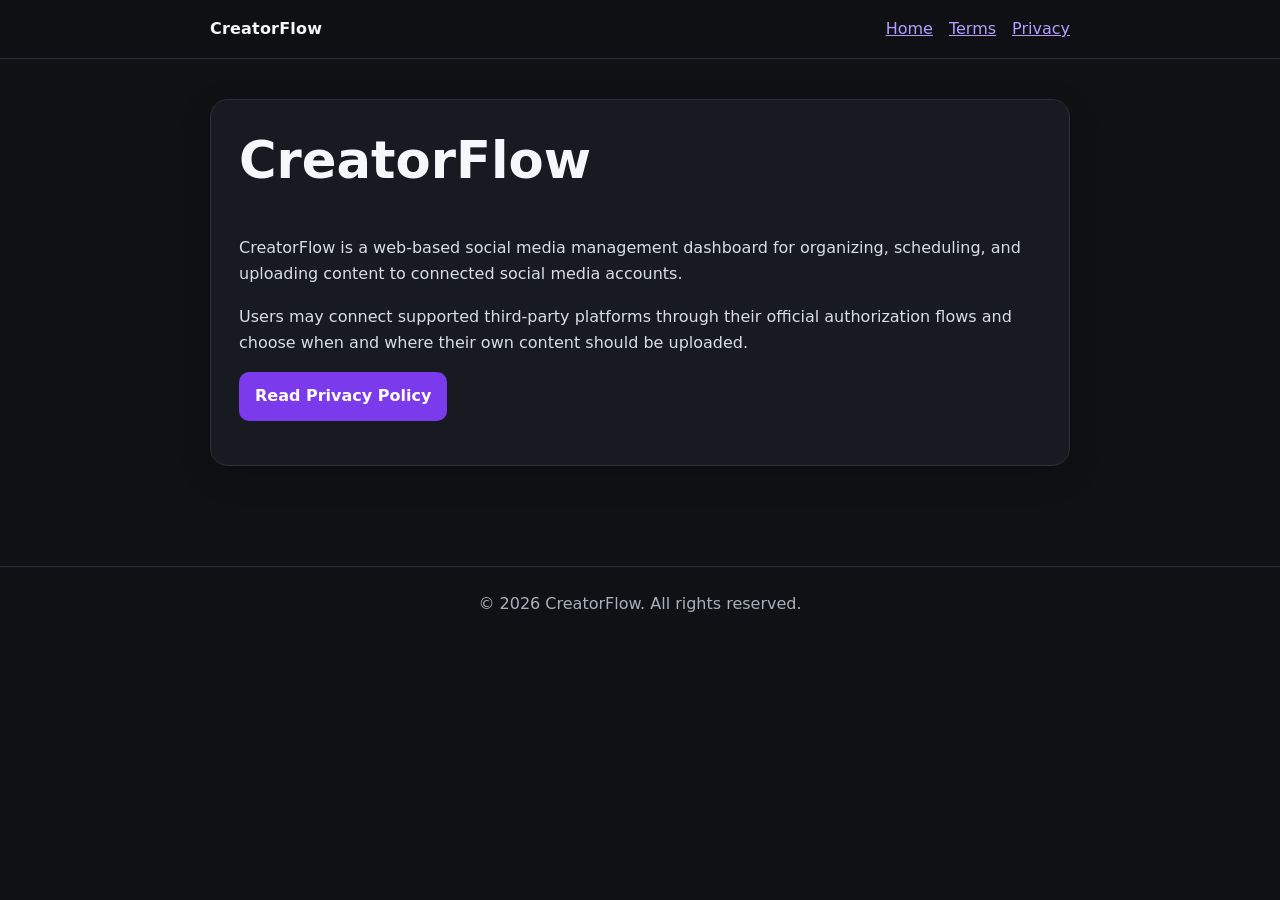
<file: index.html>
<!doctype html>
<html lang="en">
<head>
  <meta charset="utf-8">
  <meta name="viewport" content="width=device-width,initial-scale=1">
  <title>CreatorFlow</title>
  <meta name="description" content="CreatorFlow helps manage, schedule, and upload social media content from one dashboard.">
  <link rel="stylesheet" href="styles.css">
</head>
<body>
<header>
  <nav>
    <div class="brand">CreatorFlow</div>
    <div class="links">
      <a href="index.html">Home</a>
      <a href="terms.html">Terms</a>
      <a href="privacy.html">Privacy</a>
    </div>
  </nav>
</header>
<main>
  <section class="card">
    <h1>CreatorFlow</h1>
    <p>CreatorFlow is a web-based social media management dashboard for organizing, scheduling, and uploading content to connected social media accounts.</p>
    <p>Users may connect supported third-party platforms through their official authorization flows and choose when and where their own content should be uploaded.</p>
    <p><a class="button" href="privacy.html">Read Privacy Policy</a></p>
  </section>
</main>
<footer>© 2026 CreatorFlow. All rights reserved.</footer>
</body>
</html>
</file>
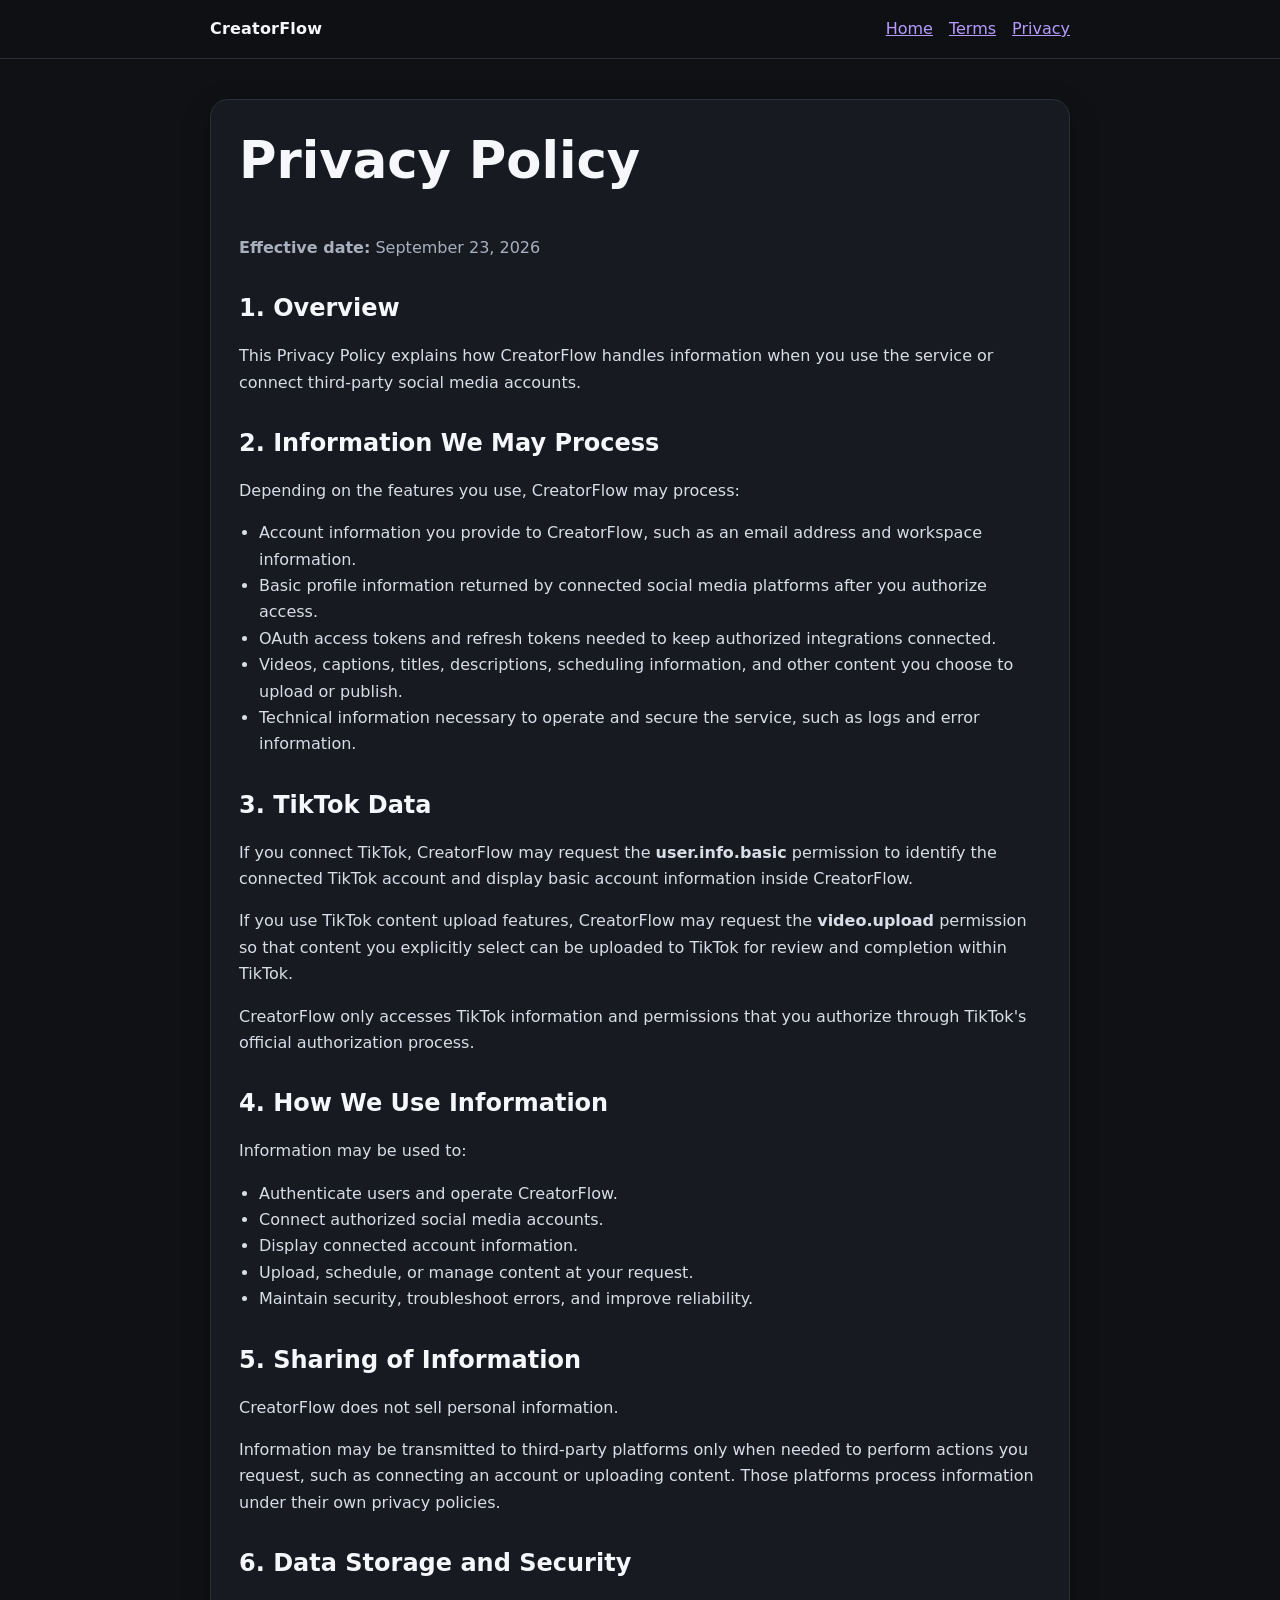
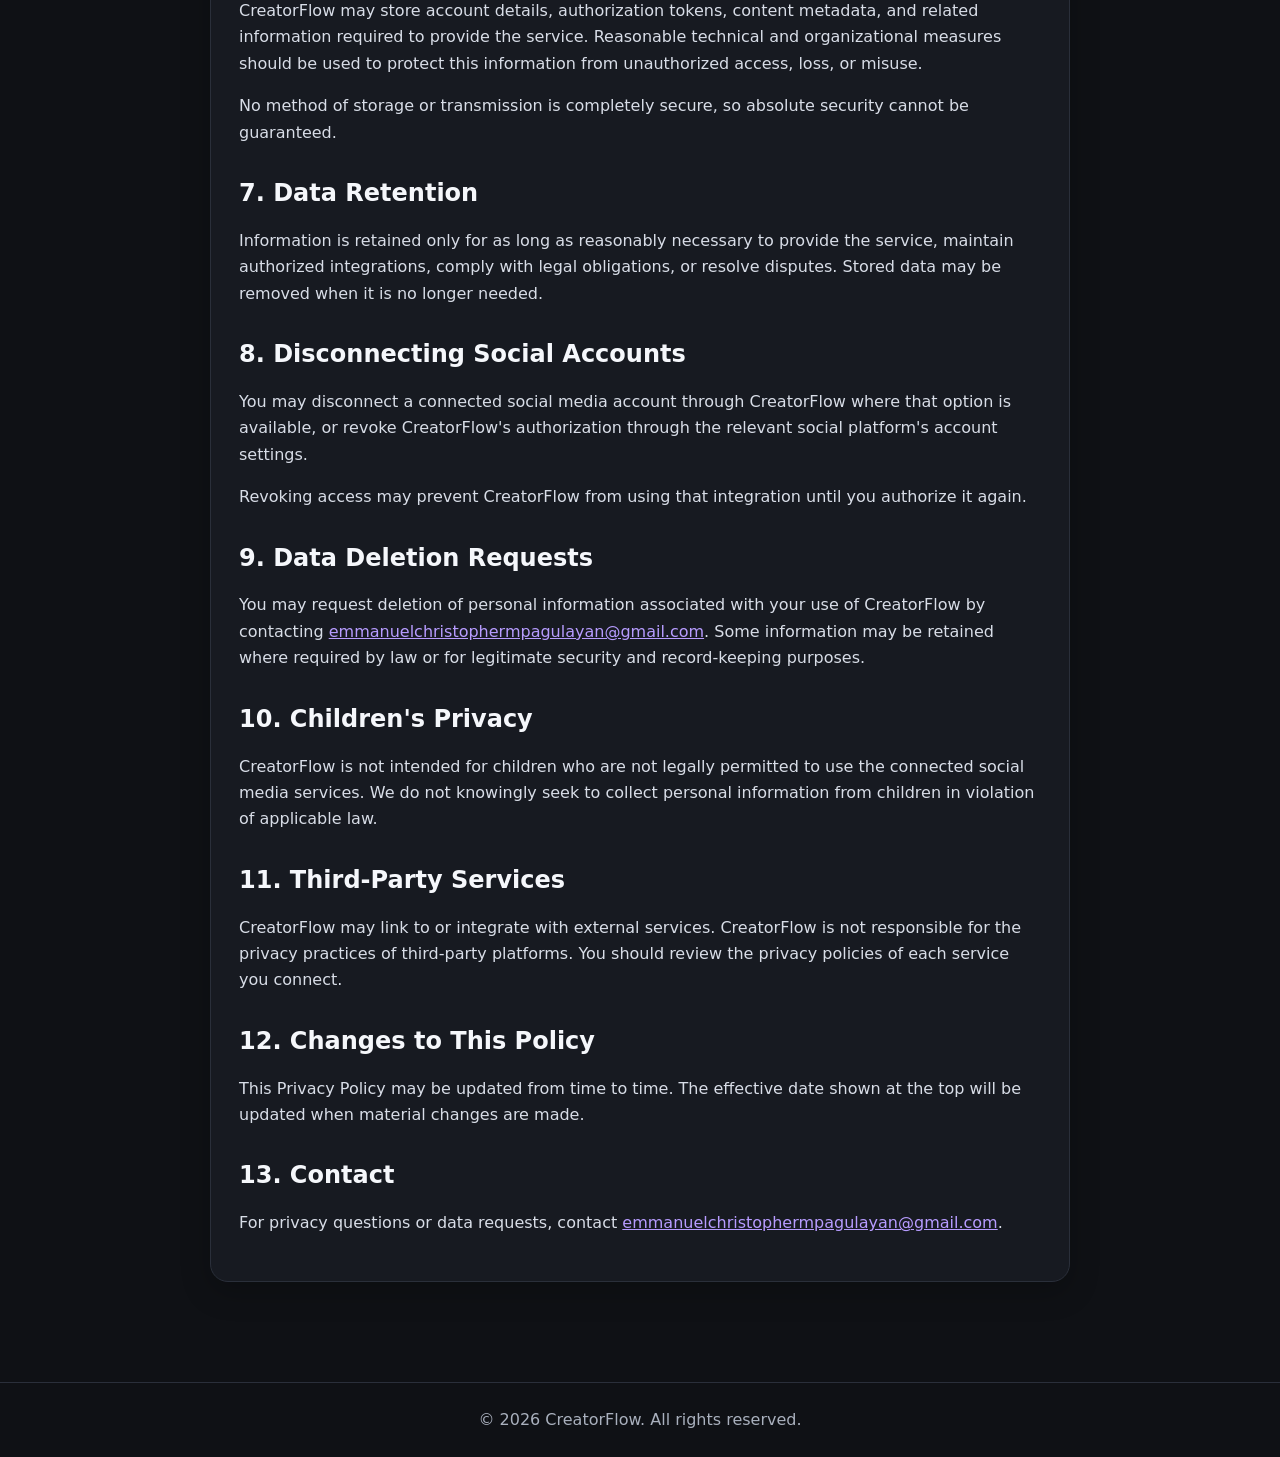
<file: privacy.html>
<!doctype html>
<html lang="en">
<head>
  <meta charset="utf-8">
  <meta name="viewport" content="width=device-width,initial-scale=1">
  <title>Privacy Policy | CreatorFlow</title>
  <meta name="description" content="CreatorFlow Privacy Policy">
  <link rel="stylesheet" href="styles.css">
</head>
<body>
<header>
  <nav>
    <div class="brand">CreatorFlow</div>
    <div class="links">
      <a href="index.html">Home</a>
      <a href="terms.html">Terms</a>
      <a href="privacy.html">Privacy</a>
    </div>
  </nav>
</header>
<main>
  <article class="card">
    <h1>Privacy Policy</h1>
    <p class="muted"><strong>Effective date:</strong> September 23, 2026</p>

    <h2>1. Overview</h2>
    <p>This Privacy Policy explains how CreatorFlow handles information when you use the service or connect third-party social media accounts.</p>

    <h2>2. Information We May Process</h2>
    <p>Depending on the features you use, CreatorFlow may process:</p>
    <ul>
      <li>Account information you provide to CreatorFlow, such as an email address and workspace information.</li>
      <li>Basic profile information returned by connected social media platforms after you authorize access.</li>
      <li>OAuth access tokens and refresh tokens needed to keep authorized integrations connected.</li>
      <li>Videos, captions, titles, descriptions, scheduling information, and other content you choose to upload or publish.</li>
      <li>Technical information necessary to operate and secure the service, such as logs and error information.</li>
    </ul>

    <h2>3. TikTok Data</h2>
    <p>If you connect TikTok, CreatorFlow may request the <strong>user.info.basic</strong> permission to identify the connected TikTok account and display basic account information inside CreatorFlow.</p>
    <p>If you use TikTok content upload features, CreatorFlow may request the <strong>video.upload</strong> permission so that content you explicitly select can be uploaded to TikTok for review and completion within TikTok.</p>
    <p>CreatorFlow only accesses TikTok information and permissions that you authorize through TikTok's official authorization process.</p>

    <h2>4. How We Use Information</h2>
    <p>Information may be used to:</p>
    <ul>
      <li>Authenticate users and operate CreatorFlow.</li>
      <li>Connect authorized social media accounts.</li>
      <li>Display connected account information.</li>
      <li>Upload, schedule, or manage content at your request.</li>
      <li>Maintain security, troubleshoot errors, and improve reliability.</li>
    </ul>

    <h2>5. Sharing of Information</h2>
    <p>CreatorFlow does not sell personal information.</p>
    <p>Information may be transmitted to third-party platforms only when needed to perform actions you request, such as connecting an account or uploading content. Those platforms process information under their own privacy policies.</p>

    <h2>6. Data Storage and Security</h2>
    <p>CreatorFlow may store account details, authorization tokens, content metadata, and related information required to provide the service. Reasonable technical and organizational measures should be used to protect this information from unauthorized access, loss, or misuse.</p>
    <p>No method of storage or transmission is completely secure, so absolute security cannot be guaranteed.</p>

    <h2>7. Data Retention</h2>
    <p>Information is retained only for as long as reasonably necessary to provide the service, maintain authorized integrations, comply with legal obligations, or resolve disputes. Stored data may be removed when it is no longer needed.</p>

    <h2>8. Disconnecting Social Accounts</h2>
    <p>You may disconnect a connected social media account through CreatorFlow where that option is available, or revoke CreatorFlow's authorization through the relevant social platform's account settings.</p>
    <p>Revoking access may prevent CreatorFlow from using that integration until you authorize it again.</p>

    <h2>9. Data Deletion Requests</h2>
    <p>You may request deletion of personal information associated with your use of CreatorFlow by contacting <a href="mailto:emmanuelchristophermpagulayan@gmail.com">emmanuelchristophermpagulayan@gmail.com</a>. Some information may be retained where required by law or for legitimate security and record-keeping purposes.</p>

    <h2>10. Children's Privacy</h2>
    <p>CreatorFlow is not intended for children who are not legally permitted to use the connected social media services. We do not knowingly seek to collect personal information from children in violation of applicable law.</p>

    <h2>11. Third-Party Services</h2>
    <p>CreatorFlow may link to or integrate with external services. CreatorFlow is not responsible for the privacy practices of third-party platforms. You should review the privacy policies of each service you connect.</p>

    <h2>12. Changes to This Policy</h2>
    <p>This Privacy Policy may be updated from time to time. The effective date shown at the top will be updated when material changes are made.</p>

    <h2>13. Contact</h2>
    <p>For privacy questions or data requests, contact <a href="mailto:emmanuelchristophermpagulayan@gmail.com">emmanuelchristophermpagulayan@gmail.com</a>.</p>
  </article>
</main>
<footer>© 2026 CreatorFlow. All rights reserved.</footer>
</body>
</html>
</file>
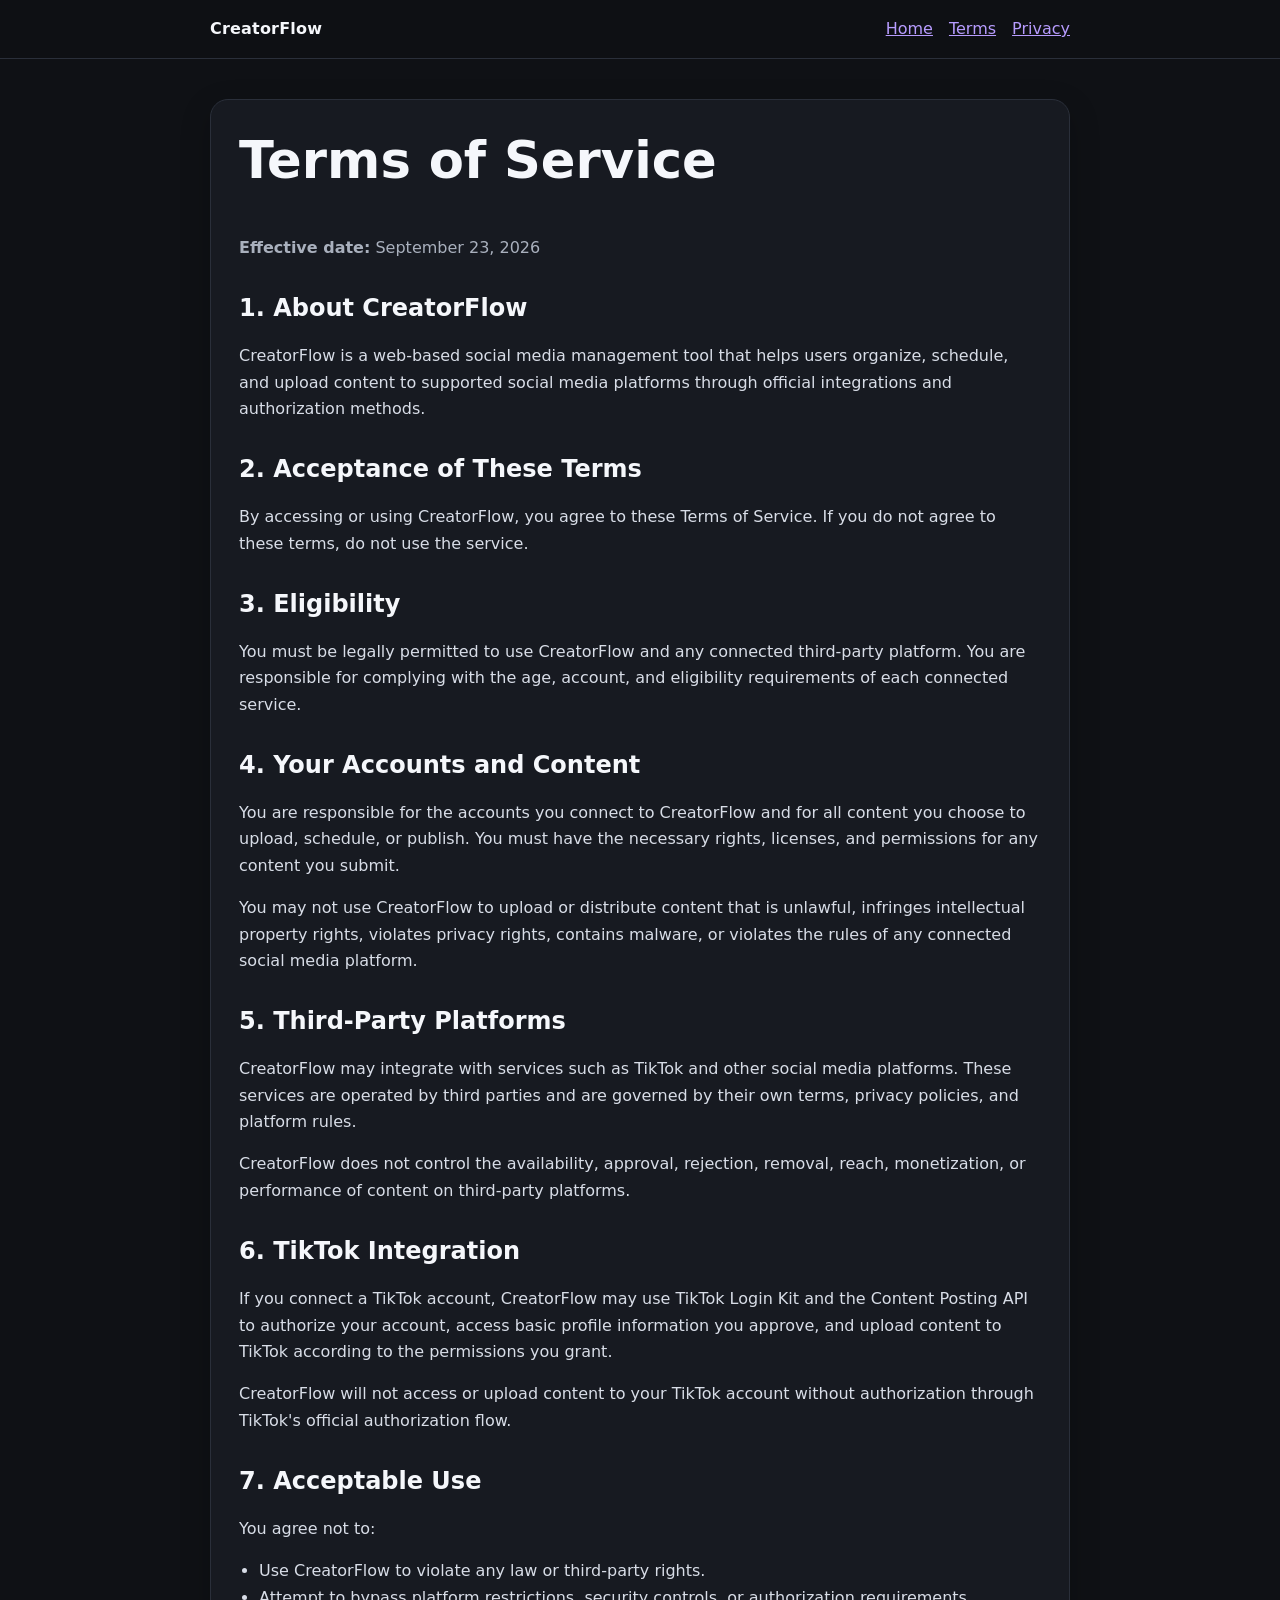
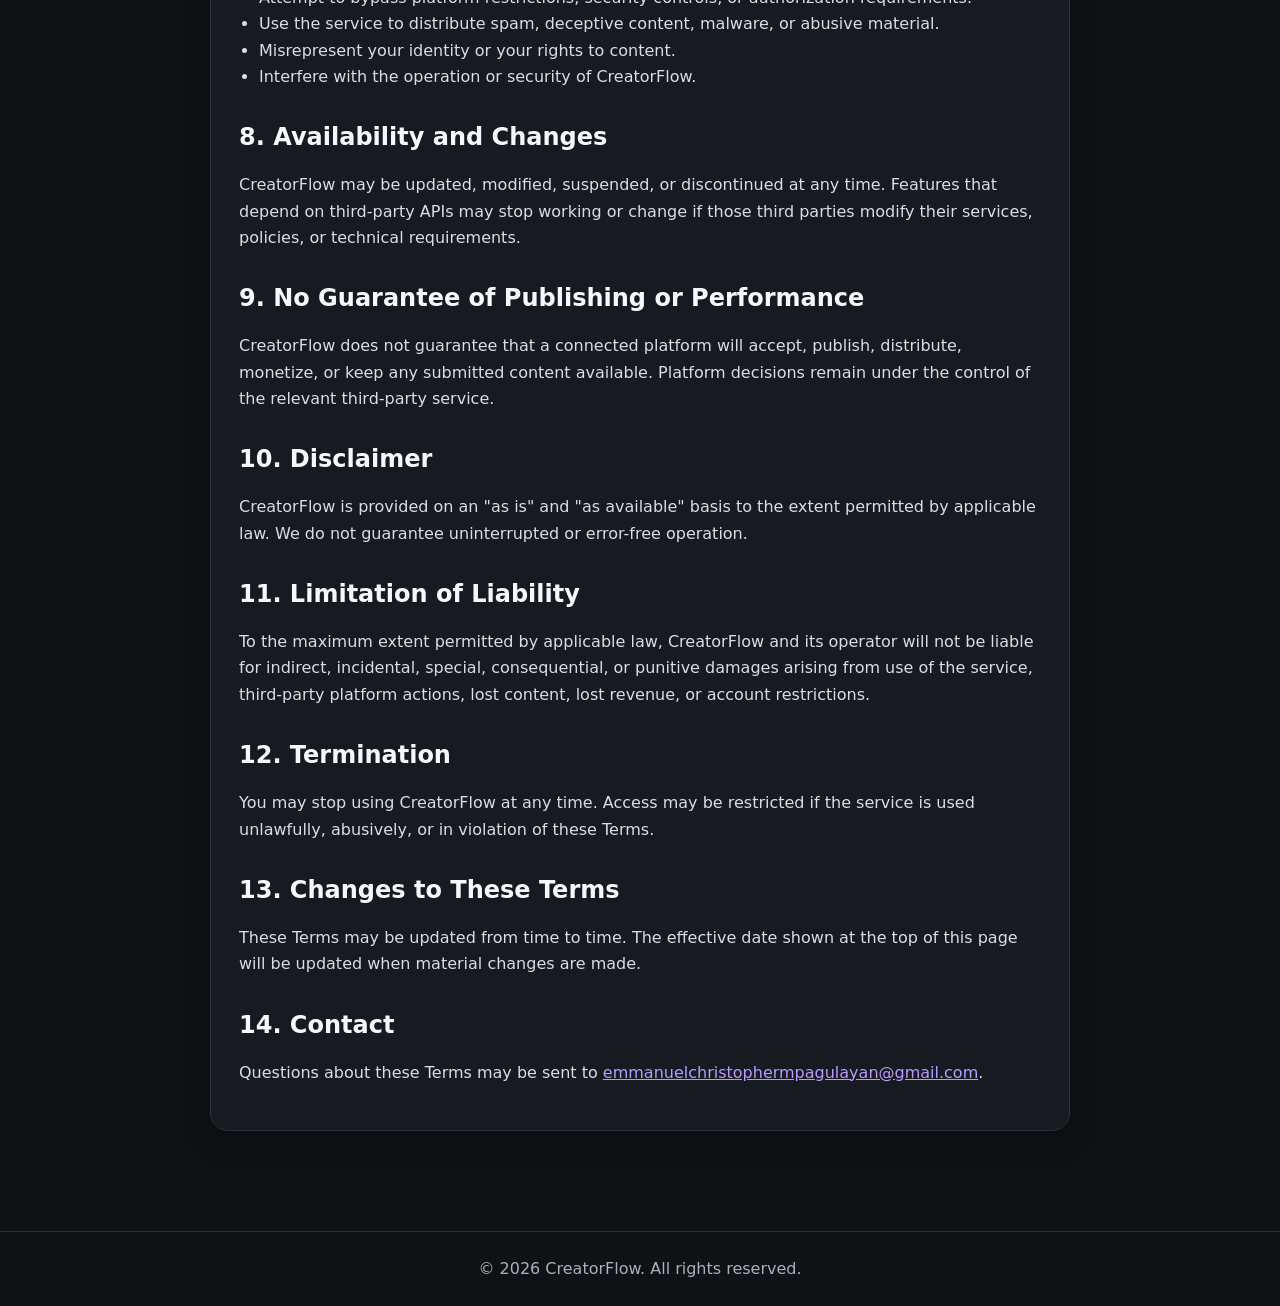
<file: terms.html>
<!doctype html>
<html lang="en">
<head>
  <meta charset="utf-8">
  <meta name="viewport" content="width=device-width,initial-scale=1">
  <title>Terms of Service | CreatorFlow</title>
  <meta name="description" content="CreatorFlow Terms of Service">
  <link rel="stylesheet" href="styles.css">
</head>
<body>
<header>
  <nav>
    <div class="brand">CreatorFlow</div>
    <div class="links">
      <a href="index.html">Home</a>
      <a href="terms.html">Terms</a>
      <a href="privacy.html">Privacy</a>
    </div>
  </nav>
</header>
<main>
  <article class="card">
    <h1>Terms of Service</h1>
    <p class="muted"><strong>Effective date:</strong> September 23, 2026</p>

    <h2>1. About CreatorFlow</h2>
    <p>CreatorFlow is a web-based social media management tool that helps users organize, schedule, and upload content to supported social media platforms through official integrations and authorization methods.</p>

    <h2>2. Acceptance of These Terms</h2>
    <p>By accessing or using CreatorFlow, you agree to these Terms of Service. If you do not agree to these terms, do not use the service.</p>

    <h2>3. Eligibility</h2>
    <p>You must be legally permitted to use CreatorFlow and any connected third-party platform. You are responsible for complying with the age, account, and eligibility requirements of each connected service.</p>

    <h2>4. Your Accounts and Content</h2>
    <p>You are responsible for the accounts you connect to CreatorFlow and for all content you choose to upload, schedule, or publish. You must have the necessary rights, licenses, and permissions for any content you submit.</p>
    <p>You may not use CreatorFlow to upload or distribute content that is unlawful, infringes intellectual property rights, violates privacy rights, contains malware, or violates the rules of any connected social media platform.</p>

    <h2>5. Third-Party Platforms</h2>
    <p>CreatorFlow may integrate with services such as TikTok and other social media platforms. These services are operated by third parties and are governed by their own terms, privacy policies, and platform rules.</p>
    <p>CreatorFlow does not control the availability, approval, rejection, removal, reach, monetization, or performance of content on third-party platforms.</p>

    <h2>6. TikTok Integration</h2>
    <p>If you connect a TikTok account, CreatorFlow may use TikTok Login Kit and the Content Posting API to authorize your account, access basic profile information you approve, and upload content to TikTok according to the permissions you grant.</p>
    <p>CreatorFlow will not access or upload content to your TikTok account without authorization through TikTok's official authorization flow.</p>

    <h2>7. Acceptable Use</h2>
    <p>You agree not to:</p>
    <ul>
      <li>Use CreatorFlow to violate any law or third-party rights.</li>
      <li>Attempt to bypass platform restrictions, security controls, or authorization requirements.</li>
      <li>Use the service to distribute spam, deceptive content, malware, or abusive material.</li>
      <li>Misrepresent your identity or your rights to content.</li>
      <li>Interfere with the operation or security of CreatorFlow.</li>
    </ul>

    <h2>8. Availability and Changes</h2>
    <p>CreatorFlow may be updated, modified, suspended, or discontinued at any time. Features that depend on third-party APIs may stop working or change if those third parties modify their services, policies, or technical requirements.</p>

    <h2>9. No Guarantee of Publishing or Performance</h2>
    <p>CreatorFlow does not guarantee that a connected platform will accept, publish, distribute, monetize, or keep any submitted content available. Platform decisions remain under the control of the relevant third-party service.</p>

    <h2>10. Disclaimer</h2>
    <p>CreatorFlow is provided on an "as is" and "as available" basis to the extent permitted by applicable law. We do not guarantee uninterrupted or error-free operation.</p>

    <h2>11. Limitation of Liability</h2>
    <p>To the maximum extent permitted by applicable law, CreatorFlow and its operator will not be liable for indirect, incidental, special, consequential, or punitive damages arising from use of the service, third-party platform actions, lost content, lost revenue, or account restrictions.</p>

    <h2>12. Termination</h2>
    <p>You may stop using CreatorFlow at any time. Access may be restricted if the service is used unlawfully, abusively, or in violation of these Terms.</p>

    <h2>13. Changes to These Terms</h2>
    <p>These Terms may be updated from time to time. The effective date shown at the top of this page will be updated when material changes are made.</p>

    <h2>14. Contact</h2>
    <p>Questions about these Terms may be sent to <a href="mailto:emmanuelchristophermpagulayan@gmail.com">emmanuelchristophermpagulayan@gmail.com</a>.</p>
  </article>
</main>
<footer>© 2026 CreatorFlow. All rights reserved.</footer>
</body>
</html>
</file>
<file: styles.css>
:root {
  --bg: #0f1115;
  --panel: #171a21;
  --text: #f5f7fb;
  --muted: #a9b0bd;
  --accent: #7c3aed;
  --border: #2a2f3a;
  --max: 900px;
}
* { box-sizing: border-box; }
body {
  margin: 0;
  font-family: Inter, ui-sans-serif, system-ui, -apple-system, BlinkMacSystemFont, "Segoe UI", sans-serif;
  background: var(--bg);
  color: var(--text);
  line-height: 1.65;
}
a { color: #b79cff; }
header {
  border-bottom: 1px solid var(--border);
  background: rgba(15,17,21,.95);
  position: sticky;
  top: 0;
  backdrop-filter: blur(8px);
}
nav {
  max-width: var(--max);
  margin: auto;
  padding: 16px 20px;
  display: flex;
  justify-content: space-between;
  align-items: center;
  gap: 16px;
}
.brand {
  font-weight: 800;
  letter-spacing: .2px;
}
nav .links {
  display: flex;
  gap: 16px;
  flex-wrap: wrap;
}
main {
  max-width: var(--max);
  margin: 40px auto;
  padding: 0 20px 60px;
}
.card {
  background: var(--panel);
  border: 1px solid var(--border);
  border-radius: 18px;
  padding: 28px;
  box-shadow: 0 10px 30px rgba(0,0,0,.22);
}
h1, h2, h3 { line-height: 1.25; }
h1 { font-size: clamp(2rem, 5vw, 3.2rem); margin-top: 0; }
h2 { margin-top: 2rem; }
p, li { color: #d8dde7; }
.small, .muted { color: var(--muted); }
.notice {
  border-left: 4px solid var(--accent);
  padding: 12px 16px;
  background: rgba(124,58,237,.10);
  border-radius: 8px;
}
footer {
  border-top: 1px solid var(--border);
  color: var(--muted);
  padding: 24px 20px;
  text-align: center;
}
.button {
  display: inline-block;
  background: var(--accent);
  color: white;
  text-decoration: none;
  padding: 11px 16px;
  border-radius: 10px;
  font-weight: 700;
}
ul { padding-left: 1.25rem; }
code {
  background: #0b0d11;
  border: 1px solid var(--border);
  border-radius: 6px;
  padding: 2px 6px;
}
</file>
